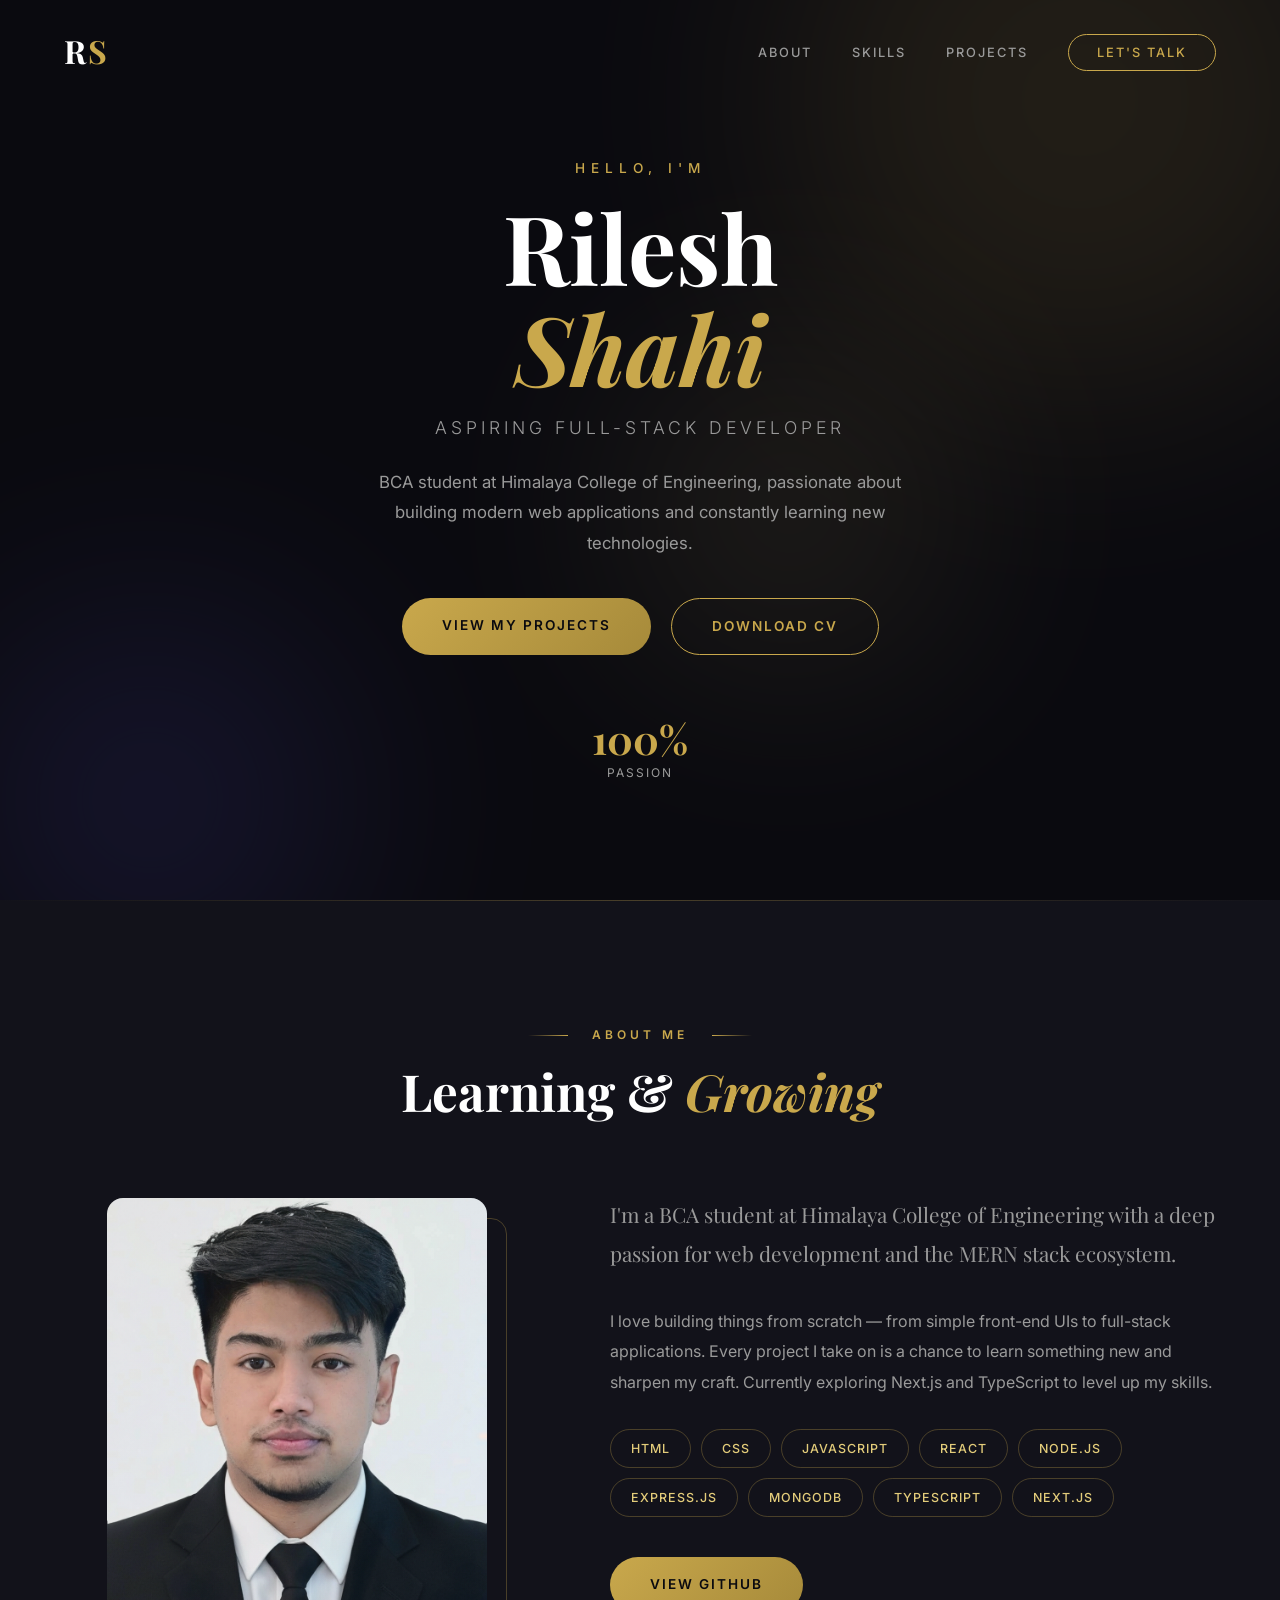
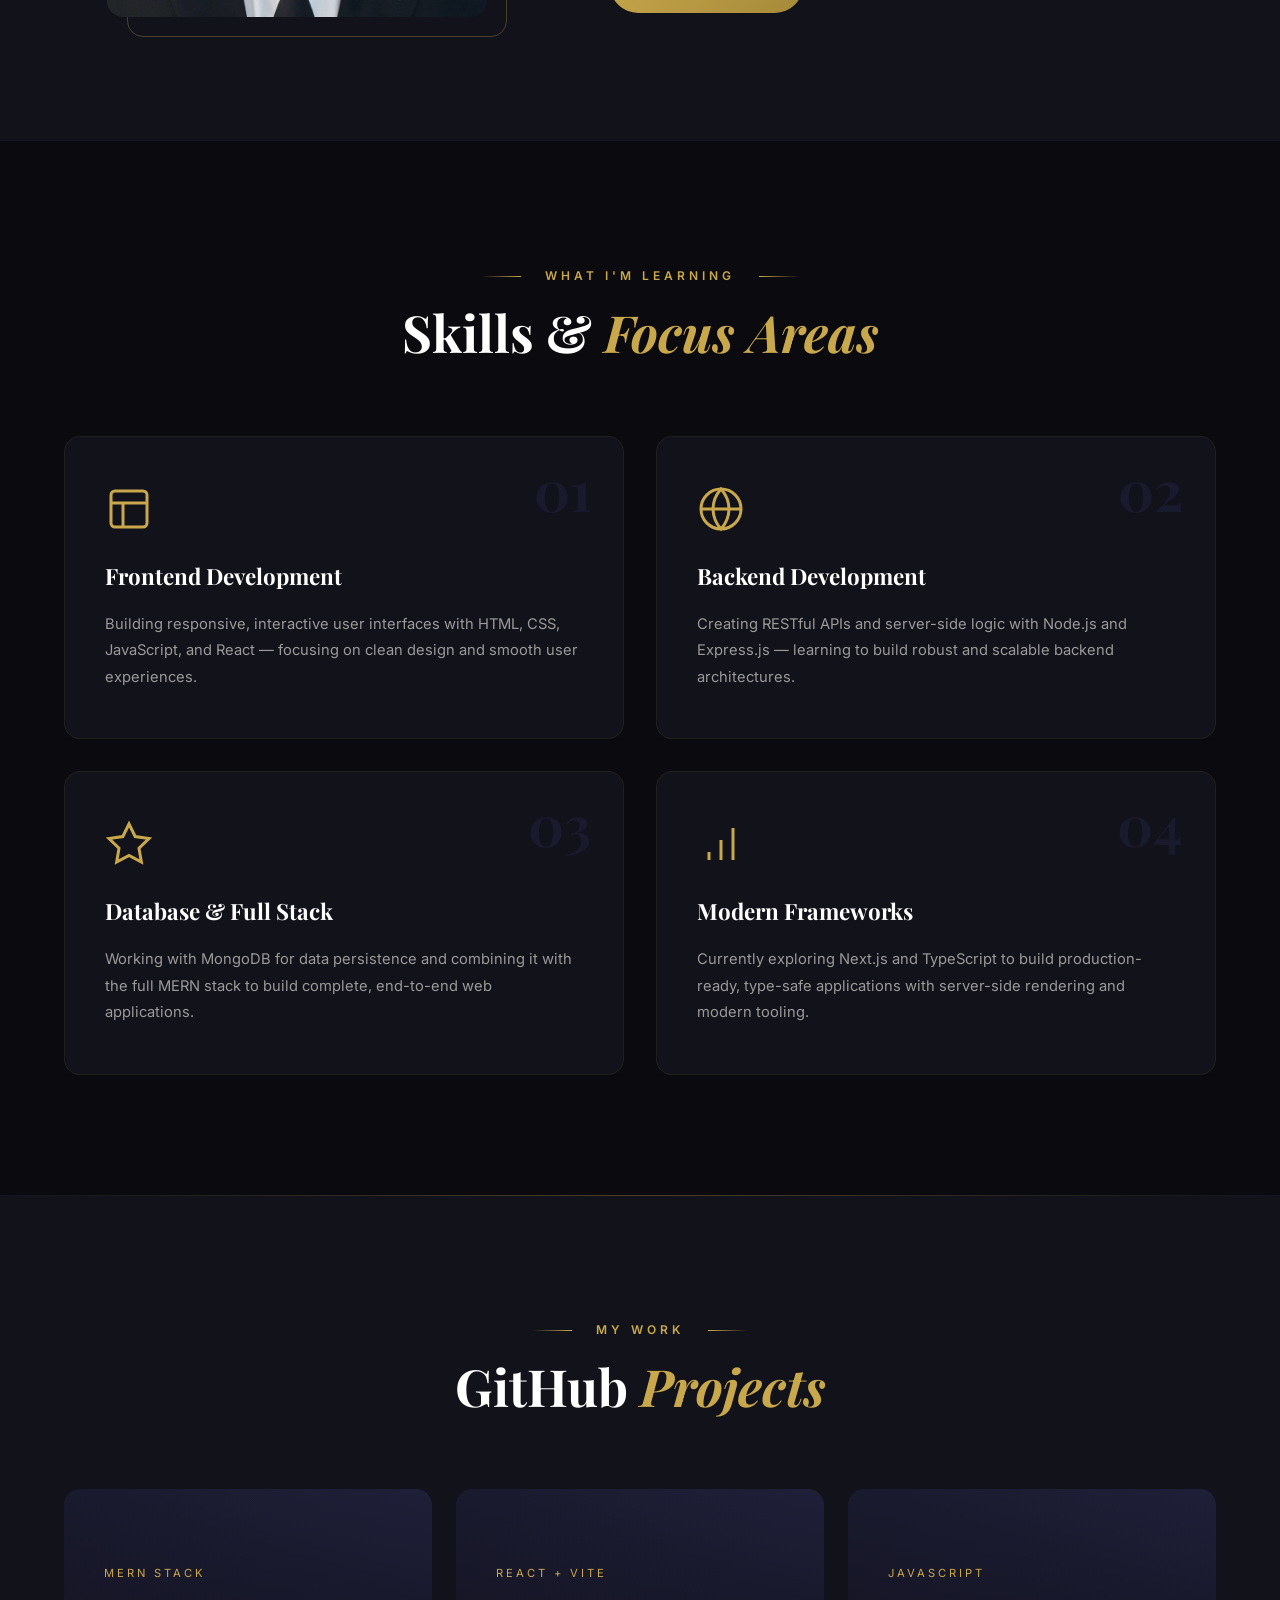
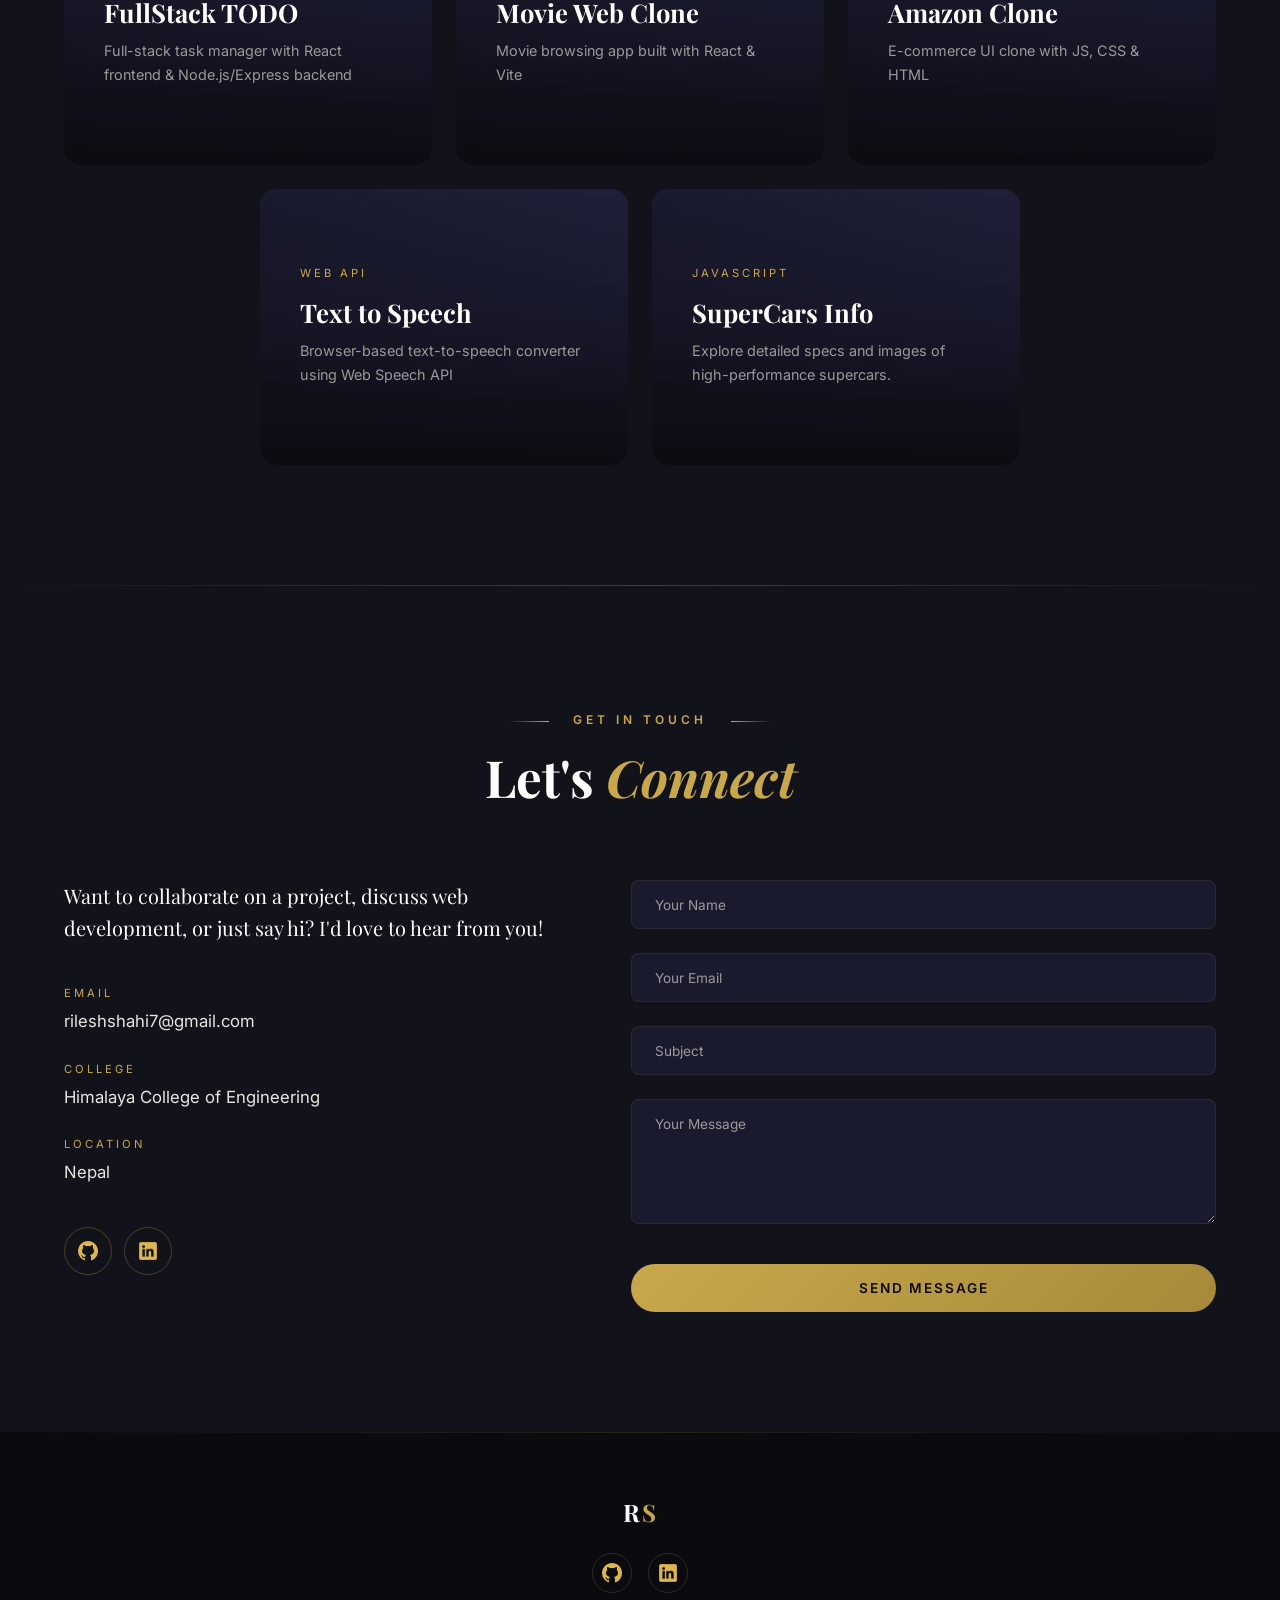
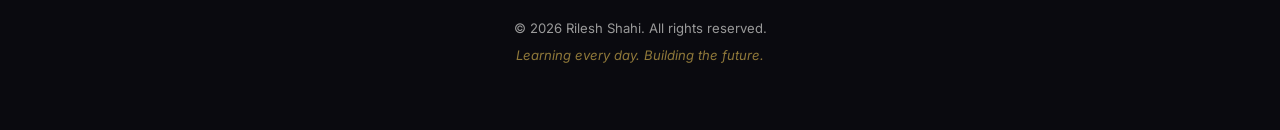
<file: index.html>
<!DOCTYPE html>
<html lang="en">

<head>
  <meta charset="UTF-8">
  <meta name="viewport" content="width=device-width, initial-scale=1.0">
  <meta name="description"
    content="Rilesh Shahi — BCA student & aspiring MERN Stack Developer. Explore my projects and skills.">
  <title>Rilesh Shahi — Portfolio</title>
  <link rel="stylesheet" href="style.css">
  <link rel="preconnect" href="https://fonts.googleapis.com">
  <link rel="preconnect" href="https://fonts.gstatic.com" crossorigin>
  <link
    href="https://fonts.googleapis.com/css2?family=Playfair+Display:ital,wght@0,400;0,700;1,400&family=Inter:wght@300;400;500;600&display=swap"
    rel="stylesheet">
</head>

<body>

  <!-- ===== NAVIGATION ===== -->
  <nav id="navbar">
    <div class="nav-container">
      <a href="#hero" class="logo">R<span>S</span></a>
      <ul class="nav-links">
        <li><a href="#about">About</a></li>
        <li><a href="#services">Skills</a></li>
        <li><a href="#portfolio">Projects</a></li>
        <li><a href="#contact" class="nav-cta">Let's Talk</a></li>
      </ul>
      <button class="hamburger" id="hamburger" aria-label="Toggle navigation">
        <span></span><span></span><span></span>
      </button>
    </div>
  </nav>

  <!-- ===== HERO SECTION ===== -->
  <section id="hero">
    <div class="hero-bg-shapes">
      <div class="shape shape-1"></div>
      <div class="shape shape-2"></div>
      <div class="shape shape-3"></div>
    </div>
    <div class="hero-content">
      <p class="hero-greeting">Hello, I'm</p>
      <h1 class="hero-name">Rilesh <span>Shahi</span></h1>
      <p class="hero-tagline">Aspiring Full-Stack Developer</p>
      <p class="hero-description">BCA student at Himalaya College of Engineering, passionate about building modern web
        applications and constantly learning new technologies.</p>
      <div class="hero-buttons">
        <a href="#portfolio" class="btn btn-primary">View My Projects</a>
        <a href="Rilesh_Shahi_Resume.html" target="_blank" class="btn btn-outline"
          title="Open and print/save Resume">Download CV</a>
      </div>
      <div class="hero-stats">
        <div class="stat">
          <span class="stat-number">100%</span>
          <span class="stat-label">Passion</span>
        </div>
      </div>
    </div>

  </section>

  <!-- ===== ABOUT SECTION ===== -->
  <section id="about">
    <div class="container">
      <div class="section-header">
        <span class="section-tag">About Me</span>
        <h2>Learning &amp; <span>Growing</span></h2>
      </div>
      <div class="about-grid">
        <div class="about-image">
          <div class="about-image-frame">
            <div class="about-image-placeholder">
              <img src="Profile.jpg" alt="Rilesh Shahi" class="profile-img">
            </div>
            <div class="about-image-border"></div>
          </div>
        </div>
        <div class="about-text">
          <p class="about-lead">I'm a BCA student at Himalaya College of Engineering with a deep passion for web
            development and the MERN stack ecosystem.</p>
          <p>I love building things from scratch — from simple front-end UIs to full-stack applications. Every project I
            take on is a chance to learn something new and sharpen my craft. Currently exploring Next.js and TypeScript
            to level up my skills.</p>
          <div class="about-skills">
            <div class="skill-pill">HTML</div>
            <div class="skill-pill">CSS</div>
            <div class="skill-pill">JavaScript</div>
            <div class="skill-pill">React</div>
            <div class="skill-pill">Node.js</div>
            <div class="skill-pill">Express.js</div>
            <div class="skill-pill">MongoDB</div>
            <div class="skill-pill">TypeScript</div>
            <div class="skill-pill">Next.js</div>
          </div>
          <a href="https://github.com/rilesha" target="_blank" class="btn btn-primary">View GitHub</a>
        </div>
      </div>
    </div>
  </section>

  <!-- ===== SERVICES SECTION ===== -->
  <section id="services">
    <div class="container">
      <div class="section-header">
        <span class="section-tag">What I'm Learning</span>
        <h2>Skills &amp; <span>Focus Areas</span></h2>
      </div>
      <div class="services-grid">
        <div class="service-card">
          <div class="service-icon">
            <svg viewBox="0 0 24 24" fill="none" stroke="currentColor" stroke-width="1.5">
              <rect x="3" y="3" width="18" height="18" rx="2" />
              <line x1="3" y1="9" x2="21" y2="9" />
              <line x1="9" y1="21" x2="9" y2="9" />
            </svg>
          </div>
          <span class="service-number">01</span>
          <h3>Frontend Development</h3>
          <p>Building responsive, interactive user interfaces with HTML, CSS, JavaScript, and React — focusing on clean
            design and smooth user experiences.</p>
        </div>
        <div class="service-card">
          <div class="service-icon">
            <svg viewBox="0 0 24 24" fill="none" stroke="currentColor" stroke-width="1.5">
              <circle cx="12" cy="12" r="10" />
              <path d="M2 12h20" />
              <path d="M12 2a15.3 15.3 0 0 1 4 10 15.3 15.3 0 0 1-4 10 15.3 15.3 0 0 1-4-10 15.3 15.3 0 0 1 4-10z" />
            </svg>
          </div>
          <span class="service-number">02</span>
          <h3>Backend Development</h3>
          <p>Creating RESTful APIs and server-side logic with Node.js and Express.js — learning to build robust and
            scalable backend architectures.</p>
        </div>
        <div class="service-card">
          <div class="service-icon">
            <svg viewBox="0 0 24 24" fill="none" stroke="currentColor" stroke-width="1.5">
              <polygon
                points="12 2 15.09 8.26 22 9.27 17 14.14 18.18 21.02 12 17.77 5.82 21.02 7 14.14 2 9.27 8.91 8.26 12 2" />
            </svg>
          </div>
          <span class="service-number">03</span>
          <h3>Database &amp; Full Stack</h3>
          <p>Working with MongoDB for data persistence and combining it with the full MERN stack to build complete,
            end-to-end web applications.</p>
        </div>
        <div class="service-card">
          <div class="service-icon">
            <svg viewBox="0 0 24 24" fill="none" stroke="currentColor" stroke-width="1.5">
              <path d="M12 20V10" />
              <path d="M18 20V4" />
              <path d="M6 20v-4" />
            </svg>
          </div>
          <span class="service-number">04</span>
          <h3>Modern Frameworks</h3>
          <p>Currently exploring Next.js and TypeScript to build production-ready, type-safe applications with
            server-side rendering and modern tooling.</p>
        </div>
      </div>
    </div>
  </section>

  <!-- ===== PORTFOLIO SECTION ===== -->
  <section id="portfolio">
    <div class="container">
      <div class="section-header">
        <span class="section-tag">My Work</span>
        <h2>GitHub <span>Projects</span></h2>
      </div>
      <div class="portfolio-grid">
        <div class="portfolio-item project-todo">
          <div class="portfolio-overlay">
            <span class="portfolio-category">MERN Stack</span>
            <h3>FullStack TODO</h3>
            <p>Full-stack task manager with React frontend &amp; Node.js/Express backend</p>
            <a href="https://github.com/rilesha/FullStack-TODO" target="_blank" class="portfolio-link">View on GitHub
              →</a>
          </div>
        </div>
        <div class="portfolio-item project-movie">
          <div class="portfolio-overlay">
            <span class="portfolio-category">React + Vite</span>
            <h3>Movie Web Clone</h3>
            <p>Movie browsing app built with React &amp; Vite</p>
            <a href="https://github.com/rilesha/Movie-Web_Clone" target="_blank" class="portfolio-link">View on GitHub
              →</a>
          </div>
        </div>
        <div class="portfolio-item project-amazon">
          <div class="portfolio-overlay">
            <span class="portfolio-category">JavaScript</span>
            <h3>Amazon Clone</h3>
            <p>E-commerce UI clone with JS, CSS &amp; HTML</p>
            <a href="https://github.com/rilesha/amazonwithjs" target="_blank" class="portfolio-link">View on GitHub
              →</a>
          </div>
        </div>
        
        <div class="portfolio-item project-speech">
          <div class="portfolio-overlay">
            <span class="portfolio-category">Web API</span>
            <h3>Text to Speech</h3>
            <p>Browser-based text-to-speech converter using Web Speech API</p>
            <a href="https://github.com/rilesha/Text-to-speech" target="_blank" class="portfolio-link">View on GitHub
              →</a>
          </div>
        </div>
        <div class="portfolio-item project-supercars">
          <div class="portfolio-overlay">
            <span class="portfolio-category">JavaScript</span>
            <h3>SuperCars Info</h3>
            <p>Explore detailed specs and images of high-performance supercars.</p>
            <a href="https://github.com/rilesha/SuperCars-Info" target="_blank" class="portfolio-link">View on GitHub
              →</a>
          </div>
        </div>
        
      
      
      </div>
    </div>
  </section>




  <!-- ===== CONTACT SECTION ===== -->
  <section id="contact">
    <div class="container">
      <div class="section-header">
        <span class="section-tag">Get in Touch</span>
        <h2>Let's <span>Connect</span></h2>
      </div>
      <div class="contact-grid">
        <div class="contact-info">
          <p class="contact-lead">Want to collaborate on a project, discuss web development, or just say hi? I'd love to
            hear from you!</p>
          <div class="contact-details">
            <div class="contact-item">
              <span class="contact-label">Email</span>
              <a href="mailto:rileshshahi7@gmail.com">rileshshahi7@gmail.com</a>
            </div>
            <div class="contact-item">
              <span class="contact-label">College</span>
              <span>Himalaya College of Engineering</span>
            </div>
            <div class="contact-item">
              <span class="contact-label">Location</span>
              <span>Nepal</span>
            </div>
          </div>
          <div class="social-links">
            <a href="https://github.com/rilesha" target="_blank" class="social-link" aria-label="GitHub">
              <img src="icons8-github-24.png" alt="GitHub" class="social-icon">
            </a>
            <a href="https://www.linkedin.com/in/rilesh-shahi-5a1a54319/" target="_blank" class="social-link"
              aria-label="LinkedIn">
              <img src="icons8-linkedin-30.png" alt="LinkedIn" class="social-icon">
            </a>
          </div>
        </div>
        <form class="contact-form" id="contact-form">
          <div class="form-group">
            <input type="text" id="name" name="name" placeholder=" " required>
            <label for="name">Your Name</label>
          </div>
          <div class="form-group">
            <input type="email" id="email" name="email" placeholder=" " required>
            <label for="email">Your Email</label>
          </div>
          <div class="form-group">
            <input type="text" id="subject" name="subject" placeholder=" ">
            <label for="subject">Subject</label>
          </div>
          <div class="form-group">
            <textarea id="message" name="message" rows="5" placeholder=" " required></textarea>
            <label for="message">Your Message</label>
          </div>
          <button type="submit" class="btn btn-primary btn-full">Send Message</button>
        </form>
      </div>
    </div>
  </section>

  <!-- ===== FOOTER ===== -->
  <footer id="footer">
    <div class="container">
      <div class="footer-content">
        <a href="#hero" class="logo footer-logo">R<span>S</span></a>
        <div class="footer-socials">
          <a href="https://github.com/rilesha" target="_blank" class="footer-social-link" aria-label="GitHub">
            <img src="icons8-github-24.png" alt="GitHub" class="social-icon">
          </a>
          <a href="https://www.linkedin.com/in/rilesh-shahi-5a1a54319/" target="_blank" class="footer-social-link"
            aria-label="LinkedIn">
            <img src="icons8-linkedin-30.png" alt="LinkedIn" class="social-icon">
          </a>
        </div>
        <p>&copy; 2026 Rilesh Shahi. All rights reserved.</p>
        <p class="footer-tagline">Learning every day. Building the future.</p>
      </div>
    </div>
  </footer>

  <script>
    // Navbar scroll effect
    const navbar = document.getElementById('navbar');
    window.addEventListener('scroll', () => {
      navbar.classList.toggle('scrolled', window.scrollY > 50);
    });

    // Hamburger menu
    const hamburger = document.getElementById('hamburger');
    const navLinks = document.querySelector('.nav-links');
    hamburger.addEventListener('click', () => {
      hamburger.classList.toggle('active');
      navLinks.classList.toggle('active');
    });

    // Close menu on link click
    document.querySelectorAll('.nav-links a').forEach(link => {
      link.addEventListener('click', () => {
        hamburger.classList.remove('active');
        navLinks.classList.remove('active');
      });
    });

    // Smooth scroll
    document.querySelectorAll('a[href^="#"]').forEach(anchor => {
      anchor.addEventListener('click', function (e) {
        e.preventDefault();
        const target = document.querySelector(this.getAttribute('href'));
        if (target) {
          target.scrollIntoView({ behavior: 'smooth', block: 'start' });
        }
      });
    });

    // Intersection Observer for scroll animations
    const observerOptions = { threshold: 0.1, rootMargin: '0px 0px -50px 0px' };
    const observer = new IntersectionObserver((entries) => {
      entries.forEach(entry => {
        if (entry.isIntersecting) {
          entry.target.classList.add('visible');
        }
      });
    }, observerOptions);

    document.querySelectorAll('.service-card, .portfolio-item, .testimonial-card, .about-grid, .contact-grid, .section-header').forEach(el => {
      el.classList.add('animate-on-scroll');
      observer.observe(el);
    });

    // Form submission via Formspree
    document.getElementById('contact-form').addEventListener('submit', async function (e) {
      e.preventDefault();
      const btn = this.querySelector('button[type="submit"]');
      const originalText = btn.textContent;
      btn.textContent = 'Sending...';

      try {
        const response = await fetch('https://formspree.io/f/mdawnrlw', { // Replace 'YOUR_FORM_ID_HERE' with your actual Formspree endpoint ID later if you make an account
          method: 'POST',
          body: new FormData(this),
          headers: {
            'Accept': 'application/json'
          }
        });

        if (response.ok) {
          btn.textContent = 'Message Sent ✓';
          btn.style.background = 'linear-gradient(135deg, #2ecc71, #27ae60)';
          this.reset();
        } else {
          btn.textContent = 'Error Sending';
          btn.style.background = 'linear-gradient(135deg, #e74c3c, #c0392b)';
        }
      } catch (error) {
        btn.textContent = 'Error Sending';
        btn.style.background = 'linear-gradient(135deg, #e74c3c, #c0392b)';
      }

      setTimeout(() => {
        btn.textContent = originalText;
        btn.style.background = '';
      }, 3000);
    });

    // Stat counter animation
    const statNumbers = document.querySelectorAll('.stat-number');
    const statsObserver = new IntersectionObserver((entries) => {
      entries.forEach(entry => {
        if (entry.isIntersecting) {
          const el = entry.target;
          const text = el.textContent;
          const num = parseInt(text);
          const suffix = text.replace(/[0-9]/g, '');
          let current = 0;
          const increment = Math.ceil(num / 60);
          const timer = setInterval(() => {
            current += increment;
            if (current >= num) {
              current = num;
              clearInterval(timer);
            }
            el.textContent = current + suffix;
          }, 30);
          statsObserver.unobserve(el);
        }
      });
    }, { threshold: 0.5 });
    statNumbers.forEach(stat => statsObserver.observe(stat));
  </script>
</body>

</html>
</file>
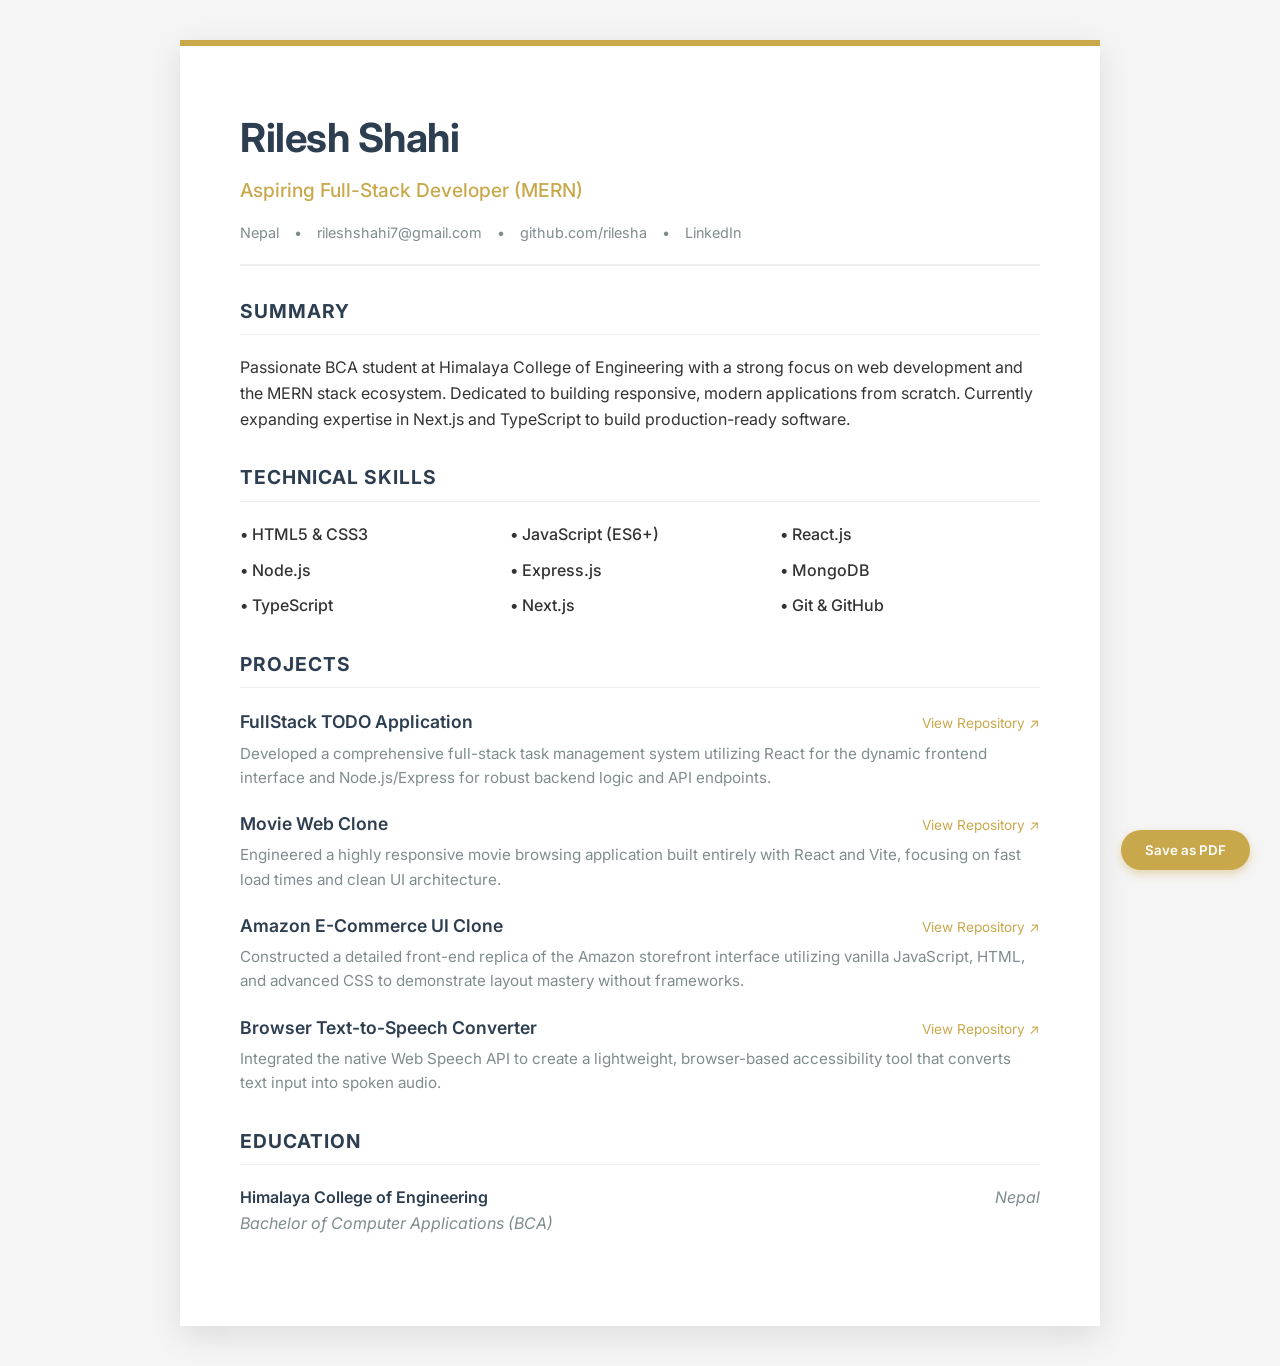
<file: Rilesh_Shahi_Resume.html>
<!DOCTYPE html>
<html lang="en">

<head>
  <meta charset="UTF-8">
  <meta name="viewport" content="width=device-width, initial-scale=1.0">
  <title>Rilesh Shahi - Resume</title>
  <style>
    /* Print-friendly and web-clean styles for the resume */
    @import url('https://fonts.googleapis.com/css2?family=Inter:wght@300;400;500;600;700&display=swap');

    :root {
      --primary: #2c3e50;
      --secondary: #7f8c8d;
      --accent: #c9a84c;
      /* Gold accent from the portfolio */
      --text: #333333;
      --bg: #ffffff;
    }

    body {
      font-family: 'Inter', sans-serif;
      color: var(--text);
      background-color: #f5f5f5;
      line-height: 1.6;
      margin: 0;
      padding: 40px 20px;
      display: flex;
      justify-content: center;
    }

    .resume-container {
      background-color: var(--bg);
      width: 100%;
      max-width: 800px;
      padding: 60px;
      box-shadow: 0 10px 30px rgba(0, 0, 0, 0.1);
      border-top: 6px solid var(--accent);
    }

    header {
      border-bottom: 2px solid #eee;
      padding-bottom: 20px;
      margin-bottom: 30px;
    }

    h1 {
      margin: 0;
      font-size: 2.5rem;
      color: var(--primary);
      letter-spacing: -0.5px;
    }

    .subtitle {
      font-size: 1.2rem;
      color: var(--accent);
      font-weight: 500;
      margin-top: 5px;
      margin-bottom: 15px;
    }

    .contact-info {
      display: flex;
      flex-wrap: wrap;
      gap: 15px;
      font-size: 0.9rem;
      color: var(--secondary);
    }

    .contact-info a {
      color: var(--secondary);
      text-decoration: none;
    }

    .contact-info a:hover {
      color: var(--accent);
    }

    section {
      margin-bottom: 30px;
    }

    h2 {
      font-size: 1.2rem;
      text-transform: uppercase;
      letter-spacing: 1px;
      color: var(--primary);
      border-bottom: 1px solid #eee;
      padding-bottom: 8px;
      margin-top: 0;
      margin-bottom: 20px;
    }

    p {
      margin-top: 0;
      margin-bottom: 15px;
    }

    .skills-grid {
      display: grid;
      grid-template-columns: repeat(3, 1fr);
      gap: 10px;
    }

    .skill-item {
      font-weight: 500;
      color: var(--text);
    }

    .project {
      margin-bottom: 20px;
    }

    .project-header {
      display: flex;
      justify-content: space-between;
      align-items: baseline;
      margin-bottom: 5px;
    }

    .project-title {
      font-weight: 600;
      color: var(--primary);
      font-size: 1.1rem;
    }

    .project-link a {
      font-size: 0.85rem;
      color: var(--accent);
      text-decoration: none;
    }

    .project-description {
      color: var(--secondary);
      font-size: 0.95rem;
    }

    .education-item {
      margin-bottom: 15px;
    }

    .edu-header {
      display: flex;
      justify-content: space-between;
    }

    .school {
      font-weight: 600;
      color: var(--primary);
    }

    .degree {
      color: var(--secondary);
      font-style: italic;
    }

    .print-btn {
      position: fixed;
      bottom: 30px;
      right: 30px;
      background: var(--accent);
      color: white;
      border: none;
      padding: 12px 24px;
      border-radius: 30px;
      font-weight: 600;
      cursor: pointer;
      box-shadow: 0 4px 10px rgba(201, 168, 76, 0.4);
      transition: all 0.3s ease;
      font-family: inherit;
    }

    .print-btn:hover {
      transform: translateY(-2px);
      box-shadow: 0 6px 15px rgba(201, 168, 76, 0.5);
    }

    /* Hide the button when actually printing to PDF */
    @media print {
      body {
        background-color: transparent;
        padding: 0;
        font-size: 0.9rem;
      }

      .resume-container {
        box-shadow: none;
        max-width: 100%;
        padding: 0;
      }

      header {
        margin-bottom: 15px;
        padding-bottom: 10px;
      }

      h1 {
        font-size: 2rem;
      }

      section {
        margin-bottom: 15px;
      }

      h2 {
        margin-bottom: 10px;
        padding-bottom: 4px;
      }

      p {
        margin-bottom: 8px;
        line-height: 1.4;
      }

      .project {
        margin-bottom: 10px;
      }

      .project-description {
        line-height: 1.4;
      }

      .print-btn {
        display: none;
      }
    }

    /* Mobile Responsive Styles */
    @media (max-width: 600px) {
      body {
        padding: 20px 10px;
      }

      .resume-container {
        padding: 30px 20px;
      }

      h1 {
        font-size: 2rem;
      }

      .skills-grid {
        grid-template-columns: 1fr;
        /* Stack skills in a single column on phones */
      }

      .project-header,
      .edu-header {
        flex-direction: column;
        align-items: flex-start;
      }

      .project-link,
      .degree {
        margin-top: 4px;
      }

      .print-btn {
        /* Move button slightly so it's not cut off on small phone screens */
        bottom: 20px;
        right: 20px;
        padding: 10px 20px;
        font-size: 0.9rem;
      }
    }
  </style>
</head>

<body>

  <button class="print-btn" onclick="window.print()">Save as PDF</button>

  <div class="resume-container">
    <header>
      <h1>Rilesh Shahi</h1>
      <div class="subtitle">Aspiring Full-Stack Developer (MERN)</div>
      <div class="contact-info">
        <span>Nepal</span> •
        <span><a href="mailto:rileshshahi7@gmail.com">rileshshahi7@gmail.com</a></span> •
        <span><a href="https://github.com/rilesha" target="_blank">github.com/rilesha</a></span> •
        <span><a href="https://www.linkedin.com/in/rilesh-shahi-5a1a54319/" target="_blank">LinkedIn</a></span>
      </div>
    </header>

    <section>
      <h2>Summary</h2>
      <p>Passionate BCA student at Himalaya College of Engineering with a strong focus on web development and the MERN
        stack ecosystem. Dedicated to building responsive, modern applications from scratch. Currently expanding
        expertise in Next.js and TypeScript to build production-ready software.</p>
    </section>

    <section>
      <h2>Technical Skills</h2>
      <div class="skills-grid">
        <div class="skill-item">• HTML5 & CSS3</div>
        <div class="skill-item">• JavaScript (ES6+)</div>
        <div class="skill-item">• React.js</div>
        <div class="skill-item">• Node.js</div>
        <div class="skill-item">• Express.js</div>
        <div class="skill-item">• MongoDB</div>
        <div class="skill-item">• TypeScript</div>
        <div class="skill-item">• Next.js</div>
        <div class="skill-item">• Git & GitHub</div>
      </div>
    </section>

    <section>
      <h2>Projects</h2>

      <div class="project">
        <div class="project-header">
          <div class="project-title">FullStack TODO Application</div>
          <div class="project-link"><a href="https://github.com/rilesha/FullStack-TODO" target="_blank">View Repository
              ↗</a></div>
        </div>
        <div class="project-description">Developed a comprehensive full-stack task management system utilizing React for
          the dynamic frontend interface and Node.js/Express for robust backend logic and API endpoints. </div>
      </div>

      <div class="project">
        <div class="project-header">
          <div class="project-title">Movie Web Clone</div>
          <div class="project-link"><a href="https://github.com/rilesha/Movie-Web_Clone" target="_blank">View Repository
              ↗</a></div>
        </div>
        <div class="project-description">Engineered a highly responsive movie browsing application built entirely with
          React and Vite, focusing on fast load times and clean UI architecture.</div>
      </div>

      <div class="project">
        <div class="project-header">
          <div class="project-title">Amazon E-Commerce UI Clone</div>
          <div class="project-link"><a href="https://github.com/rilesha/amazonwithjs" target="_blank">View Repository
              ↗</a></div>
        </div>
        <div class="project-description">Constructed a detailed front-end replica of the Amazon storefront interface
          utilizing vanilla JavaScript, HTML, and advanced CSS to demonstrate layout mastery without frameworks.</div>
      </div>

      <div class="project">
        <div class="project-header">
          <div class="project-title">Browser Text-to-Speech Converter</div>
          <div class="project-link"><a href="https://github.com/rilesha/Text-to-speech" target="_blank">View Repository
              ↗</a></div>
        </div>
        <div class="project-description">Integrated the native Web Speech API to create a lightweight, browser-based
          accessibility tool that converts text input into spoken audio.</div>
      </div>
    </section>

    <section>
      <h2>Education</h2>
      <div class="education-item">
        <div class="edu-header">
          <div class="school">Himalaya College of Engineering</div>
          <div class="degree">Nepal</div>
        </div>
        <div class="degree">Bachelor of Computer Applications (BCA)</div>
      </div>
    </section>

  </div>

</body>

</html>
</file>
<file: style.css>
/* ============================================
   LUXURY PORTFOLIO — STYLE SHEET
   ============================================ */

/* ---------- CSS VARIABLES ---------- */
:root {
    --color-bg: #0a0a0f;
    --color-bg-alt: #12121a;
    --color-surface: #1a1a2e;
    --color-surface-2: #222240;
    --color-gold: #c9a84c;
    --color-gold-light: #e3cc7a;
    --color-gold-dark: #a68a3a;
    --color-text: #e8e6e3;
    --color-text-dim: #9a9a9a;
    --color-accent: #c9a84c;
    --color-white: #ffffff;

    --font-heading: 'Playfair Display', Georgia, serif;
    --font-body: 'Inter', -apple-system, sans-serif;

    --radius-sm: 8px;
    --radius-md: 16px;
    --radius-lg: 24px;

    --transition: 0.4s cubic-bezier(0.25, 0.46, 0.45, 0.94);
    --transition-fast: 0.25s ease;
}

/* ---------- RESET & BASE ---------- */
*,
*::before,
*::after {
    margin: 0;
    padding: 0;
    box-sizing: border-box;
}

html {
    scroll-behavior: smooth;
    font-size: 16px;
}

body {
    font-family: var(--font-body);
    background-color: var(--color-bg);
    color: var(--color-text);
    line-height: 1.7;
    overflow-x: hidden;
    -webkit-font-smoothing: antialiased;
}

a {
    text-decoration: none;
    color: inherit;
    transition: color var(--transition-fast);
}

img {
    max-width: 100%;
    display: block;
}

ul {
    list-style: none;
}

.container {
    max-width: 1200px;
    margin: 0 auto;
    padding: 0 24px;
}

/* ---------- SECTION HEADER ---------- */
.section-header {
    text-align: center;
    margin-bottom: 72px;
}

.section-tag {
    display: inline-block;
    font-family: var(--font-body);
    font-size: 0.75rem;
    font-weight: 600;
    text-transform: uppercase;
    letter-spacing: 4px;
    color: var(--color-gold);
    margin-bottom: 16px;
    position: relative;
    padding: 0 24px;
}

.section-tag::before,
.section-tag::after {
    content: '';
    position: absolute;
    top: 50%;
    width: 40px;
    height: 1px;
    background: linear-gradient(to right, transparent, var(--color-gold));
}

.section-tag::before {
    right: 100%;
}

.section-tag::after {
    left: 100%;
    background: linear-gradient(to left, transparent, var(--color-gold));
}

.section-header h2 {
    font-family: var(--font-heading);
    font-size: clamp(2rem, 4vw, 3.2rem);
    font-weight: 700;
    color: var(--color-white);
    line-height: 1.2;
}

.section-header h2 span {
    color: var(--color-gold);
    font-style: italic;
}

/* ---------- BUTTONS ---------- */
.btn {
    display: inline-block;
    font-family: var(--font-body);
    font-size: 0.85rem;
    font-weight: 600;
    text-transform: uppercase;
    letter-spacing: 2px;
    padding: 16px 40px;
    border-radius: 50px;
    border: none;
    cursor: pointer;
    transition: all var(--transition);
    position: relative;
    overflow: hidden;
}

.btn-primary {
    background: linear-gradient(135deg, var(--color-gold), var(--color-gold-dark));
    color: var(--color-bg);
}

.btn-primary::before {
    content: '';
    position: absolute;
    top: 0;
    left: -100%;
    width: 100%;
    height: 100%;
    background: linear-gradient(90deg, transparent, rgba(255, 255, 255, 0.25), transparent);
    transition: left 0.6s ease;
}

.btn-primary:hover::before {
    left: 100%;
}

.btn-primary:hover {
    transform: translateY(-2px);
    box-shadow: 0 12px 40px rgba(201, 168, 76, 0.35);
}

.btn-outline {
    border: 1.5px solid var(--color-gold);
    color: var(--color-gold);
    background: transparent;
}

.btn-outline:hover {
    background: var(--color-gold);
    color: var(--color-bg);
    transform: translateY(-2px);
    box-shadow: 0 12px 40px rgba(201, 168, 76, 0.2);
}

.btn-full {
    width: 100%;
    text-align: center;
}

/* ---------- NAVIGATION ---------- */
#navbar {
    position: fixed;
    top: 0;
    left: 0;
    right: 0;
    z-index: 1000;
    padding: 24px 0;
    transition: all var(--transition);
}

#navbar.scrolled {
    padding: 12px 0;
    background: rgba(10, 10, 15, 0.92);
    backdrop-filter: blur(20px);
    -webkit-backdrop-filter: blur(20px);
    border-bottom: 1px solid rgba(201, 168, 76, 0.1);
}

.nav-container {
    max-width: 1200px;
    margin: 0 auto;
    padding: 0 24px;
    display: flex;
    align-items: center;
    justify-content: space-between;
}

.logo {
    font-family: var(--font-heading);
    font-size: 2rem;
    font-weight: 700;
    color: var(--color-white);
    letter-spacing: 2px;
}

.logo span {
    color: var(--color-gold);
}

.nav-links {
    display: flex;
    align-items: center;
    gap: 40px;
}

.nav-links a {
    font-size: 0.8rem;
    font-weight: 500;
    text-transform: uppercase;
    letter-spacing: 2px;
    color: var(--color-text-dim);
    transition: color var(--transition-fast);
    position: relative;
}

.nav-links a::after {
    content: '';
    position: absolute;
    bottom: -4px;
    left: 0;
    width: 0;
    height: 1px;
    background: var(--color-gold);
    transition: width var(--transition);
}

.nav-links a:hover {
    color: var(--color-gold);
}

.nav-links a:hover::after {
    width: 100%;
}

.nav-cta {
    padding: 10px 28px !important;
    border: 1.5px solid var(--color-gold) !important;
    border-radius: 50px;
    color: var(--color-gold) !important;
}

.nav-cta:hover {
    background: var(--color-gold) !important;
    color: var(--color-bg) !important;
}

.nav-cta::after {
    display: none !important;
}

/* Hamburger */
.hamburger {
    display: none;
    flex-direction: column;
    gap: 6px;
    background: none;
    border: none;
    cursor: pointer;
    padding: 4px;
}

.hamburger span {
    display: block;
    width: 28px;
    height: 2px;
    background: var(--color-text);
    transition: all 0.3s ease;
    border-radius: 2px;
}

.hamburger.active span:nth-child(1) {
    transform: rotate(45deg) translate(6px, 6px);
}

.hamburger.active span:nth-child(2) {
    opacity: 0;
}

.hamburger.active span:nth-child(3) {
    transform: rotate(-45deg) translate(6px, -6px);
}

/* ---------- HERO SECTION ---------- */
#hero {
    min-height: 100vh;
    display: flex;
    align-items: center;
    justify-content: center;
    position: relative;
    padding: 120px 24px 80px;
    overflow: hidden;
}

.hero-bg-shapes {
    position: absolute;
    inset: 0;
    pointer-events: none;
}

.shape {
    position: absolute;
    border-radius: 50%;
    filter: blur(120px);
    opacity: 0.12;
}

.shape-1 {
    width: 600px;
    height: 600px;
    background: var(--color-gold);
    top: -200px;
    right: -100px;
    animation: float 12s ease-in-out infinite;
}

.shape-2 {
    width: 400px;
    height: 400px;
    background: #6c63ff;
    bottom: -100px;
    left: -50px;
    animation: float 10s ease-in-out infinite reverse;
}

.shape-3 {
    width: 300px;
    height: 300px;
    background: var(--color-gold-light);
    top: 40%;
    left: 50%;
    animation: float 14s ease-in-out infinite 2s;
}

@keyframes float {

    0%,
    100% {
        transform: translate(0, 0);
    }

    33% {
        transform: translate(30px, -30px);
    }

    66% {
        transform: translate(-20px, 20px);
    }
}

.hero-content {
    text-align: center;
    max-width: 800px;
    position: relative;
    z-index: 1;
}

.hero-greeting {
    font-size: 0.85rem;
    font-weight: 500;
    text-transform: uppercase;
    letter-spacing: 6px;
    color: var(--color-gold);
    margin-bottom: 16px;
    animation: fadeUp 0.8s ease forwards;
    opacity: 0;
}

.hero-name {
    font-family: var(--font-heading);
    font-size: clamp(3rem, 8vw, 6rem);
    font-weight: 700;
    color: var(--color-white);
    line-height: 1.05;
    margin-bottom: 16px;
    animation: fadeUp 0.8s ease 0.15s forwards;
    opacity: 0;
}

.hero-name span {
    display: block;
    color: var(--color-gold);
    font-style: italic;
}

.hero-tagline {
    font-size: 1.1rem;
    font-weight: 300;
    letter-spacing: 4px;
    text-transform: uppercase;
    color: var(--color-text-dim);
    margin-bottom: 24px;
    animation: fadeUp 0.8s ease 0.3s forwards;
    opacity: 0;
}

.hero-description {
    font-size: 1.05rem;
    color: var(--color-text-dim);
    max-width: 560px;
    margin: 0 auto 40px;
    line-height: 1.8;
    animation: fadeUp 0.8s ease 0.45s forwards;
    opacity: 0;
}

.hero-buttons {
    display: flex;
    gap: 20px;
    justify-content: center;
    flex-wrap: wrap;
    margin-bottom: 64px;
    animation: fadeUp 0.8s ease 0.6s forwards;
    opacity: 0;
}

.hero-stats {
    display: flex;
    justify-content: center;
    gap: 60px;
    animation: fadeUp 0.8s ease 0.75s forwards;
    opacity: 0;
}

.stat {
    text-align: center;
}

.stat-number {
    display: block;
    font-family: var(--font-heading);
    font-size: 2.5rem;
    font-weight: 700;
    color: var(--color-gold);
    line-height: 1;
}

.stat-label {
    font-size: 0.75rem;
    text-transform: uppercase;
    letter-spacing: 2px;
    color: var(--color-text-dim);
    margin-top: 4px;
    display: block;
}

@keyframes fadeUp {
    from {
        opacity: 0;
        transform: translateY(30px);
    }

    to {
        opacity: 1;
        transform: translateY(0);
    }
}

/* Scroll Indicator */
.scroll-indicator {
    position: absolute;
    bottom: 40px;
    left: 50%;
    transform: translateX(-50%);
    display: flex;
    flex-direction: column;
    align-items: center;
    gap: 8px;
    animation: fadeUp 0.8s ease 1s forwards;
    opacity: 0;
}

.scroll-indicator span {
    font-size: 0.65rem;
    text-transform: uppercase;
    letter-spacing: 3px;
    color: var(--color-text-dim);
}

.scroll-line {
    width: 1px;
    height: 60px;
    background: linear-gradient(to bottom, var(--color-gold), transparent);
    animation: scrollPulse 2s ease-in-out infinite;
}

@keyframes scrollPulse {

    0%,
    100% {
        opacity: 0.3;
        transform: scaleY(0.6);
    }

    50% {
        opacity: 1;
        transform: scaleY(1);
    }
}

/* ---------- ABOUT SECTION ---------- */
#about {
    padding: 120px 0;
    background: var(--color-bg-alt);
    position: relative;
}

#about::before {
    content: '';
    position: absolute;
    top: 0;
    left: 0;
    right: 0;
    height: 1px;
    background: linear-gradient(to right, transparent, var(--color-gold), transparent);
    opacity: 0.3;
}

.about-grid {
    display: grid;
    grid-template-columns: 1fr 1.3fr;
    gap: 80px;
    align-items: center;
}

.about-image-frame {
    position: relative;
    width: 100%;
    max-width: 380px;
    margin: 0 auto;
}

.about-image-placeholder {
    width: 100%;
    border-radius: var(--radius-md);
    position: relative;
    overflow: hidden;
    line-height: 0;
    /* Container will now intuitively take the exact ratio of the image inside it */
}

.about-image-placeholder::before {
    content: '';
    position: absolute;
    inset: 0;
    background: linear-gradient(135deg, rgba(201, 168, 76, 0.08), transparent);
    pointer-events: none;
    z-index: 2;
    /* Adding a subtle luxury tint overlay to the photo */
}

.profile-img {
    width: 100%;
    height: auto;
    display: block;
    position: relative;
    z-index: 1;
}

.about-image-border {
    position: absolute;
    top: 20px;
    left: 20px;
    right: -20px;
    bottom: -20px;
    border: 1.5px solid var(--color-gold);
    border-radius: var(--radius-md);
    opacity: 0.3;
    z-index: -1;
}

.about-lead {
    font-family: var(--font-heading);
    font-size: 1.3rem;
    font-weight: 400;
    line-height: 1.6;
    color: var(--color-white);
    margin-bottom: 20px;
}

.about-text p {
    color: var(--color-text-dim);
    margin-bottom: 32px;
    line-height: 1.9;
}

.about-skills {
    display: flex;
    flex-wrap: wrap;
    gap: 10px;
    margin-bottom: 40px;
}

.skill-pill {
    padding: 8px 20px;
    border: 1px solid rgba(201, 168, 76, 0.3);
    border-radius: 50px;
    font-size: 0.78rem;
    font-weight: 500;
    text-transform: uppercase;
    letter-spacing: 1px;
    color: var(--color-gold-light);
    transition: all var(--transition-fast);
}

.skill-pill:hover {
    background: rgba(201, 168, 76, 0.1);
    border-color: var(--color-gold);
    transform: translateY(-2px);
}

/* ---------- SERVICES SECTION ---------- */
#services {
    padding: 120px 0;
    position: relative;
}

.services-grid {
    display: grid;
    grid-template-columns: repeat(2, 1fr);
    gap: 32px;
}

.service-card {
    background: var(--color-bg-alt);
    border: 1px solid rgba(201, 168, 76, 0.08);
    border-radius: var(--radius-md);
    padding: 48px 40px;
    position: relative;
    overflow: hidden;
    transition: all var(--transition);
}

.service-card::before {
    content: '';
    position: absolute;
    top: 0;
    left: 0;
    width: 100%;
    height: 3px;
    background: linear-gradient(to right, var(--color-gold), transparent);
    opacity: 0;
    transition: opacity var(--transition);
}

.service-card:hover {
    transform: translateY(-8px);
    border-color: rgba(201, 168, 76, 0.2);
    box-shadow: 0 24px 64px rgba(0, 0, 0, 0.4);
}

.service-card:hover::before {
    opacity: 1;
}

.service-icon {
    width: 48px;
    height: 48px;
    color: var(--color-gold);
    margin-bottom: 24px;
}

.service-icon svg {
    width: 100%;
    height: 100%;
}

.service-number {
    position: absolute;
    top: 24px;
    right: 32px;
    font-family: var(--font-heading);
    font-size: 3.5rem;
    font-weight: 700;
    color: var(--color-surface);
    line-height: 1;
    transition: color var(--transition);
}

.service-card:hover .service-number {
    color: rgba(201, 168, 76, 0.08);
}

.service-card h3 {
    font-family: var(--font-heading);
    font-size: 1.4rem;
    font-weight: 700;
    color: var(--color-white);
    margin-bottom: 16px;
}

.service-card p {
    color: var(--color-text-dim);
    font-size: 0.92rem;
    line-height: 1.8;
}

/* ---------- PORTFOLIO SECTION ---------- */
#portfolio {
    padding: 120px 0;
    background: var(--color-bg-alt);
    position: relative;
}

#portfolio::before {
    content: '';
    position: absolute;
    top: 0;
    left: 0;
    right: 0;
    height: 1px;
    background: linear-gradient(to right, transparent, var(--color-gold), transparent);
    opacity: 0.3;
}

.portfolio-grid {
    display: flex;
    flex-wrap: wrap;
    gap: 24px;
    justify-content: center;
}

.portfolio-item {
    position: relative;
    aspect-ratio: 4 / 3;
    border-radius: var(--radius-md);
    overflow: hidden;
    cursor: pointer;
    background: linear-gradient(135deg, var(--color-surface), var(--color-surface-2));
    flex: 0 1 calc(33.333% - 16px);
    min-width: 280px;
    transition: transform var(--transition);
    z-index: 1;
}

.portfolio-item::before {
    content: '';
    position: absolute;
    inset: 0;
    background-size: cover;
    background-position: center;
    opacity: 0;
    transition: opacity 0.6s ease;
    z-index: -1;
}

.project-todo::before { background-image: url('projectImg/Todo.png'); }
.project-movie::before { background-image: url('projectImg/movieApp.png'); }
.project-amazon::before { background-image: url('projectImg/amazonClone.png'); }
.project-speech::before { background-image: url('projectImg/text-to-speech.png'); }
.project-supercars::before { background-image: url('projectImg/supercars_front.png'); }

.portfolio-item:hover {
    transform: scale(1.02);
}

.portfolio-item:hover::before {
    opacity: 1;
}

.portfolio-overlay {
    position: absolute;
    inset: 0;
    background: linear-gradient(to top, rgba(10, 10, 15, 0.95) 0%, rgba(10, 10, 15, 0.3) 60%, transparent 100%);
    display: flex;
    flex-direction: column;
    justify-content: flex-end;
    padding: 40px;
    transition: all var(--transition);
}

.portfolio-item:hover .portfolio-overlay {
    background: linear-gradient(to top, rgba(10, 10, 15, 0.98) 0%, rgba(201, 168, 76, 0.08) 100%);
}

.portfolio-category {
    font-size: 0.7rem;
    text-transform: uppercase;
    letter-spacing: 3px;
    color: var(--color-gold);
    margin-bottom: 8px;
    transition: opacity var(--transition);
}

.portfolio-item:hover .portfolio-category,
.portfolio-item:hover h3,
.portfolio-item:hover p {
    opacity: 0;
}

.portfolio-overlay h3 {
    font-family: var(--font-heading);
    font-size: 1.6rem;
    font-weight: 700;
    color: var(--color-white);
    margin-bottom: 4px;
    transition: opacity var(--transition);
}

.portfolio-overlay p {
    color: var(--color-text-dim);
    font-size: 0.9rem;
    margin-bottom: 16px;
    transition: opacity var(--transition);
}

.portfolio-link {
    font-size: 0.8rem;
    font-weight: 600;
    text-transform: uppercase;
    letter-spacing: 2px;
    color: var(--color-gold);
    opacity: 0;
    transform: translateY(10px);
    transition: all var(--transition);
}

.portfolio-item:hover .portfolio-link {
    opacity: 1;
    transform: translateY(0);
}

/* ---------- TESTIMONIALS SECTION ---------- */
#testimonials {
    padding: 120px 0;
    position: relative;
}

.testimonials-grid {
    display: grid;
    grid-template-columns: repeat(3, 1fr);
    gap: 32px;
    align-items: start;
}

.testimonial-card {
    background: var(--color-bg-alt);
    border: 1px solid rgba(201, 168, 76, 0.06);
    border-radius: var(--radius-md);
    padding: 48px 36px 40px;
    transition: all var(--transition);
    position: relative;
}

.testimonial-card:hover {
    transform: translateY(-6px);
    border-color: rgba(201, 168, 76, 0.15);
    box-shadow: 0 20px 60px rgba(0, 0, 0, 0.3);
}

.testimonial-card.featured {
    background: linear-gradient(135deg, var(--color-surface), var(--color-surface-2));
    border-color: rgba(201, 168, 76, 0.2);
    transform: scale(1.04);
}

.testimonial-card.featured:hover {
    transform: scale(1.04) translateY(-6px);
}

.testimonial-quote {
    font-family: var(--font-heading);
    font-size: 5rem;
    line-height: 1;
    color: var(--color-gold);
    opacity: 0.2;
    margin-bottom: -20px;
}

.testimonial-card p {
    color: var(--color-text-dim);
    font-size: 0.95rem;
    line-height: 1.8;
    margin-bottom: 28px;
    font-style: italic;
}

.testimonial-author {
    display: flex;
    align-items: center;
    gap: 16px;
}

.testimonial-avatar {
    width: 48px;
    height: 48px;
    border-radius: 50%;
    background: linear-gradient(135deg, var(--color-gold), var(--color-gold-dark));
    display: flex;
    align-items: center;
    justify-content: center;
    font-size: 0.75rem;
    font-weight: 700;
    color: var(--color-bg);
    letter-spacing: 1px;
}

.testimonial-author strong {
    display: block;
    color: var(--color-white);
    font-size: 0.9rem;
}

.testimonial-author span {
    font-size: 0.78rem;
    color: var(--color-text-dim);
}

/* ---------- CONTACT SECTION ---------- */
#contact {
    padding: 120px 0;
    background: var(--color-bg-alt);
    position: relative;
}

#contact::before {
    content: '';
    position: absolute;
    top: 0;
    left: 0;
    right: 0;
    height: 1px;
    background: linear-gradient(to right, transparent, var(--color-gold), transparent);
    opacity: 0.3;
}

.contact-grid {
    display: grid;
    grid-template-columns: 1fr 1.2fr;
    gap: 80px;
    align-items: start;
}

.contact-lead {
    font-family: var(--font-heading);
    font-size: 1.25rem;
    color: var(--color-white);
    line-height: 1.6;
    margin-bottom: 40px;
}

.contact-details {
    margin-bottom: 40px;
}

.contact-item {
    margin-bottom: 24px;
}

.contact-label {
    display: block;
    font-size: 0.7rem;
    text-transform: uppercase;
    letter-spacing: 3px;
    color: var(--color-gold);
    margin-bottom: 4px;
}

.contact-item a,
.contact-item span:not(.contact-label) {
    font-size: 1.05rem;
    color: var(--color-text);
}

.contact-item a:hover {
    color: var(--color-gold);
}

.social-links {
    display: flex;
    gap: 12px;
}

.social-link {
    width: 48px;
    height: 48px;
    border: 1px solid rgba(201, 168, 76, 0.3);
    border-radius: 50%;
    display: flex;
    align-items: center;
    justify-content: center;
    transition: all var(--transition-fast);
}

.social-icon {
    width: 24px;
    height: 24px;
    object-fit: contain;
    /* CSS filter to turn black icon into the gold theme color (#c9a84c) */
    filter: invert(72%) sepia(21%) saturate(1028%) hue-rotate(6deg) brightness(98%) contrast(92%);
    transition: filter var(--transition-fast);
}

.social-link:hover {
    background: var(--color-gold);
    transform: translateY(-3px);
    box-shadow: 0 8px 24px rgba(201, 168, 76, 0.25);
}

.social-link:hover .social-icon {
    /* Filter to turn icon black/dark blue to contrast against the gold background */
    filter: invert(6%) sepia(10%) saturate(1633%) hue-rotate(201deg) brightness(98%) contrast(92%);
}

/* Contact Form */
.contact-form {
    display: flex;
    flex-direction: column;
    gap: 24px;
}

.form-group {
    position: relative;
}

.form-group input,
.form-group textarea {
    width: 100%;
    padding: 20px 24px 8px;
    font-family: var(--font-body);
    font-size: 0.95rem;
    color: var(--color-text);
    background: var(--color-surface);
    border: 1px solid rgba(201, 168, 76, 0.1);
    border-radius: var(--radius-sm);
    outline: none;
    transition: all var(--transition-fast);
    resize: vertical;
}

.form-group input:focus,
.form-group textarea:focus {
    border-color: var(--color-gold);
    box-shadow: 0 0 0 3px rgba(201, 168, 76, 0.08);
}

.form-group label {
    position: absolute;
    top: 14px;
    left: 24px;
    font-size: 0.85rem;
    color: var(--color-text-dim);
    pointer-events: none;
    transition: all 0.25s ease;
}

.form-group input:focus~label,
.form-group input:not(:placeholder-shown)~label,
.form-group textarea:focus~label,
.form-group textarea:not(:placeholder-shown)~label {
    top: 4px;
    font-size: 0.65rem;
    text-transform: uppercase;
    letter-spacing: 2px;
    color: var(--color-gold);
}

.contact-form .btn {
    margin-top: 8px;
    font-family: var(--font-body);
}

/* ---------- FOOTER ---------- */
#footer {
    padding: 60px 0;
    text-align: center;
    position: relative;
}

#footer::before {
    content: '';
    position: absolute;
    top: 0;
    left: 0;
    right: 0;
    height: 1px;
    background: linear-gradient(to right, transparent, var(--color-gold), transparent);
    opacity: 0.15;
}

.footer-logo {
    font-size: 1.5rem;
    display: inline-block;
    margin-bottom: 20px;
}

.footer-socials {
    display: flex;
    justify-content: center;
    gap: 16px;
    margin-bottom: 24px;
}

.footer-social-link {
    width: 40px;
    height: 40px;
    border: 1px solid rgba(201, 168, 76, 0.2);
    border-radius: 50%;
    display: flex;
    align-items: center;
    justify-content: center;
    transition: all var(--transition-fast);
}

.footer-social-link:hover {
    background: var(--color-gold);
    transform: translateY(-2px);
    box-shadow: 0 4px 12px rgba(201, 168, 76, 0.2);
}

.footer-social-link:hover .social-icon {
    filter: invert(6%) sepia(10%) saturate(1633%) hue-rotate(201deg) brightness(98%) contrast(92%);
}

.footer-content p {
    font-size: 0.82rem;
    color: var(--color-text-dim);
    margin-bottom: 4px;
}

.footer-tagline {
    color: var(--color-gold) !important;
    font-style: italic;
    opacity: 0.7;
}

/* ---------- SCROLL ANIMATIONS ---------- */
.animate-on-scroll {
    opacity: 0;
    transform: translateY(40px);
    transition: opacity 0.7s ease, transform 0.7s ease;
}

.animate-on-scroll.visible {
    opacity: 1;
    transform: translateY(0);
}

/* Stagger service cards */
.service-card.animate-on-scroll:nth-child(2) {
    transition-delay: 0.1s;
}

.service-card.animate-on-scroll:nth-child(3) {
    transition-delay: 0.2s;
}

.service-card.animate-on-scroll:nth-child(4) {
    transition-delay: 0.3s;
}

/* Stagger portfolio items */
.portfolio-item.animate-on-scroll:nth-child(2) {
    transition-delay: 0.1s;
}

.portfolio-item.animate-on-scroll:nth-child(3) {
    transition-delay: 0.15s;
}

.portfolio-item.animate-on-scroll:nth-child(4) {
    transition-delay: 0.2s;
}

.portfolio-item.animate-on-scroll:nth-child(5) {
    transition-delay: 0.25s;
}

/* Stagger testimonials */
.testimonial-card.animate-on-scroll:nth-child(2) {
    transition-delay: 0.1s;
}

.testimonial-card.animate-on-scroll:nth-child(3) {
    transition-delay: 0.2s;
}

/* ---------- RESPONSIVE ---------- */
@media (max-width: 992px) {
    .about-grid {
        grid-template-columns: 1fr;
        gap: 48px;
    }

    .about-image-frame {
        max-width: 300px;
    }

    .services-grid {
        grid-template-columns: 1fr;
    }

    .portfolio-item {
        flex: 0 1 calc(50% - 12px);
    }

    .testimonials-grid {
        grid-template-columns: 1fr;
        max-width: 600px;
        margin: 0 auto;
    }

    .testimonial-card.featured {
        transform: none;
    }

    .testimonial-card.featured:hover {
        transform: translateY(-6px);
    }

    .contact-grid {
        grid-template-columns: 1fr;
        gap: 48px;
    }
}

@media (max-width: 768px) {
    .nav-links {
        position: fixed;
        top: 0;
        right: -100%;
        width: 60%;
        /* Reduced from 80% to 60% */
        max-width: 280px;
        /* Reduced from 360px to 280px */
        height: 100vh;
        background: rgba(10, 10, 15, 0.98);
        backdrop-filter: blur(20px);
        flex-direction: column;
        justify-content: center;
        align-items: center;
        gap: 32px;
        padding: 40px 16px;
        /* Reduced side padding to give elements more room */
        transition: right 0.4s ease;
        border-left: 1px solid rgba(201, 168, 76, 0.1);
    }

    .nav-links.active {
        right: 0;
    }

    .nav-cta {
        padding: 10px 16px !important;
        /* Slightly smaller padding for the button on mobile */
        font-size: 0.72rem;
        letter-spacing: 1px;
        white-space: nowrap;
        /* Forces text onto a single line */
    }

    .hamburger {
        display: flex;
    }

    .hero-stats {
        gap: 32px;
    }

    .stat-number {
        font-size: 2rem;
    }

    .portfolio-item {
        flex: 0 1 100%;
    }

    .hero-name {
        font-size: clamp(2.5rem, 10vw, 4rem);
    }

    .section-header {
        margin-bottom: 48px;
    }

    #about,
    #services,
    #portfolio,
    #testimonials,
    #contact {
        padding: 80px 0;
    }
}

@media (max-width: 480px) {
    .hero-stats {
        flex-direction: column;
        gap: 24px;
    }

    .hero-buttons {
        flex-direction: column;
        align-items: center;
    }

    .btn {
        padding: 14px 32px;
        font-size: 0.8rem;
    }
}
</file>
